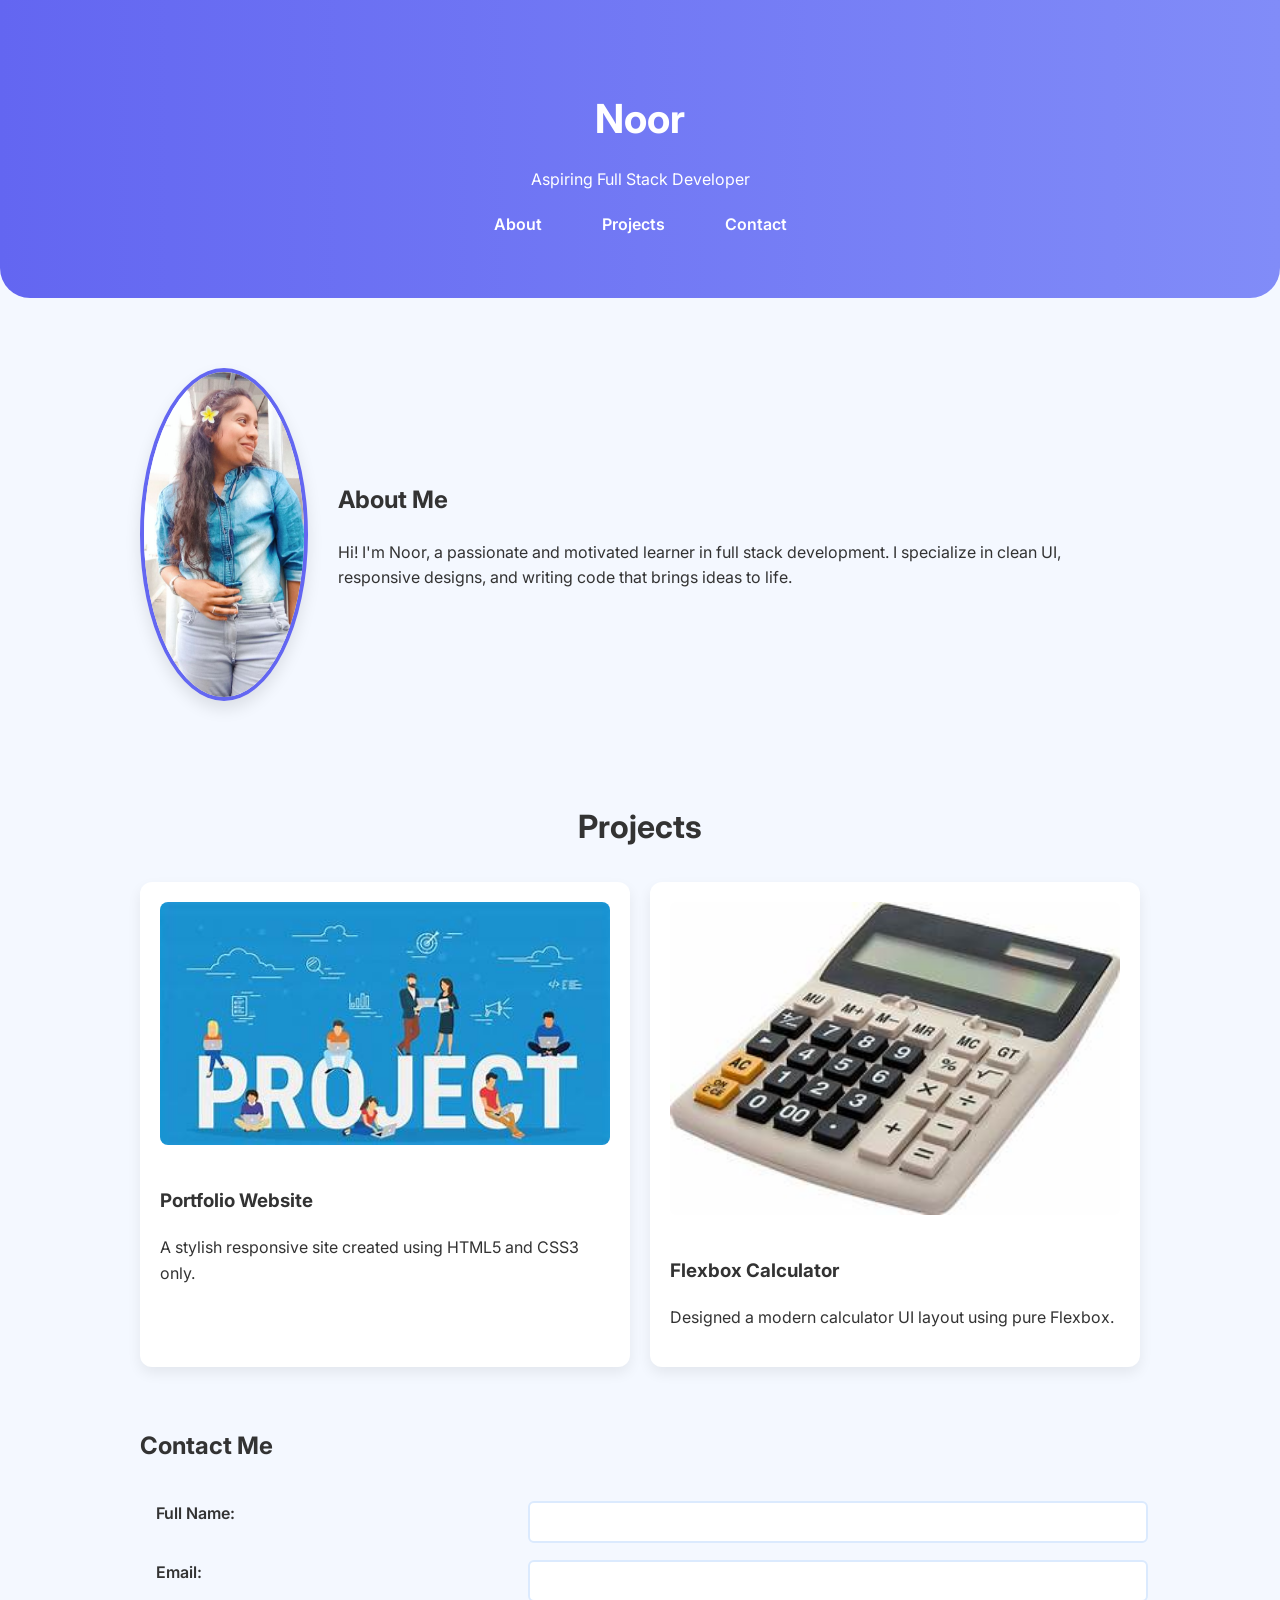
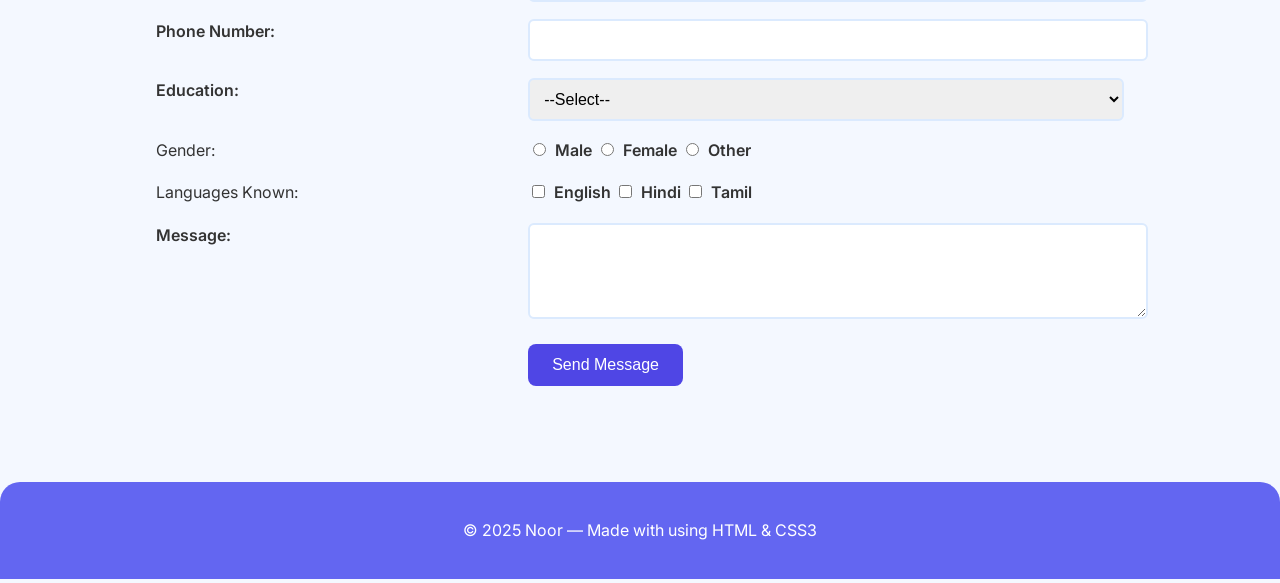
<file: index.html>
<!DOCTYPE html>
<html lang="en">
<head>
  <meta charset="UTF-8" />
  <meta name="viewport" content="width=device-width, initial-scale=1.0" />
  <title>Noor's Portfolio</title>
  <link rel="stylesheet" href="style .css">
  <link href="https://fonts.googleapis.com/css2?family=Inter:wght@400;600;800&display=swap" rel="stylesheet">
</head>
<body>

  <header>
    <div class="container">
      <h1>Noor</h1>
      <p>Aspiring Full Stack Developer</p>
      <nav>
        <a href="#about">About</a>
        <a href="#projects">Projects</a>
        <a href="#contact">Contact</a>
      </nav>
    </div>
  </header>

  <section id="about" class="about container">
    <img src="noor.jpg".jpg" alt="Noor" class="profile" />
    <div class="about-text">
      <h2>About Me</h2>
      <p>Hi! I'm Noor, a passionate and motivated learner in full stack development. I specialize in clean UI, responsive designs, and writing code that brings ideas to life.</p>
    </div>
  </section>

  <section id="projects" class="projects container">
    <h2>Projects</h2>
    <div class="cards">
      <div class="card">
        <img src="project.jfif" alt="Project 1">
        <h3>Portfolio Website</h3>
        <p>A stylish responsive site created using HTML5 and CSS3 only.</p>
      </div>
      <div class="card">
        <img src="pro.jfif" alt="Project 2">
        <h3>Flexbox Calculator</h3>
        <p>Designed a modern calculator UI layout using pure Flexbox.</p>
      </div>
    </div>
  </section>

  <section id="contact" class="contact container">
  <h2>Contact Me</h2>
  <form>
    <table>
      <tr>
        <td><label for="name">Full Name:</label></td>
        <td><input type="text" id="name" name="name" required></td>
      </tr>

      <tr>
        <td><label for="email">Email:</label></td>
        <td><input type="email" id="email" name="email" required></td>
      </tr>

      <tr>
        <td><label for="phone">Phone Number:</label></td>
        <td><input type="tel" id="phone" name="phone" required></td>
      </tr>

      <tr>
        <td><label for="education">Education:</label></td>
        <td>
          <select id="education" name="education" required>
            <option value="">--Select--</option>
            <option>High School</option>
            <option>Diploma</option>
            <option>Graduate</option>
            <option>Post Graduate</option>
          </select>
        </td>
      </tr>

      <tr>
        <td>Gender:</td>
        <td>
          <label><input type="radio" name="gender" value="Male" required> Male</label>
          <label><input type="radio" name="gender" value="Female"> Female</label>
          <label><input type="radio" name="gender" value="Other"> Other</label>
        </td>
      </tr>

      <tr>
        <td>Languages Known:</td>
        <td>
          <label><input type="checkbox" name="lang" value="English"> English</label>
          <label><input type="checkbox" name="lang" value="Hindi"> Hindi</label>
          <label><input type="checkbox" name="lang" value="Tamil"> Tamil</label>
        </td>
      </tr>

      <tr>
        <td><label for="message">Message:</label></td>
        <td><textarea id="message" name="message" rows="4" required></textarea></td>
      </tr>

      <tr>
        <td></td>
        <td><button type="submit">Send Message</button></td>
      </tr>
    </table>
  </form>
</section>


  <footer>
    <p>© 2025 Noor — Made with  using HTML & CSS3</p>
  </footer>

</body>
</html>
</file>
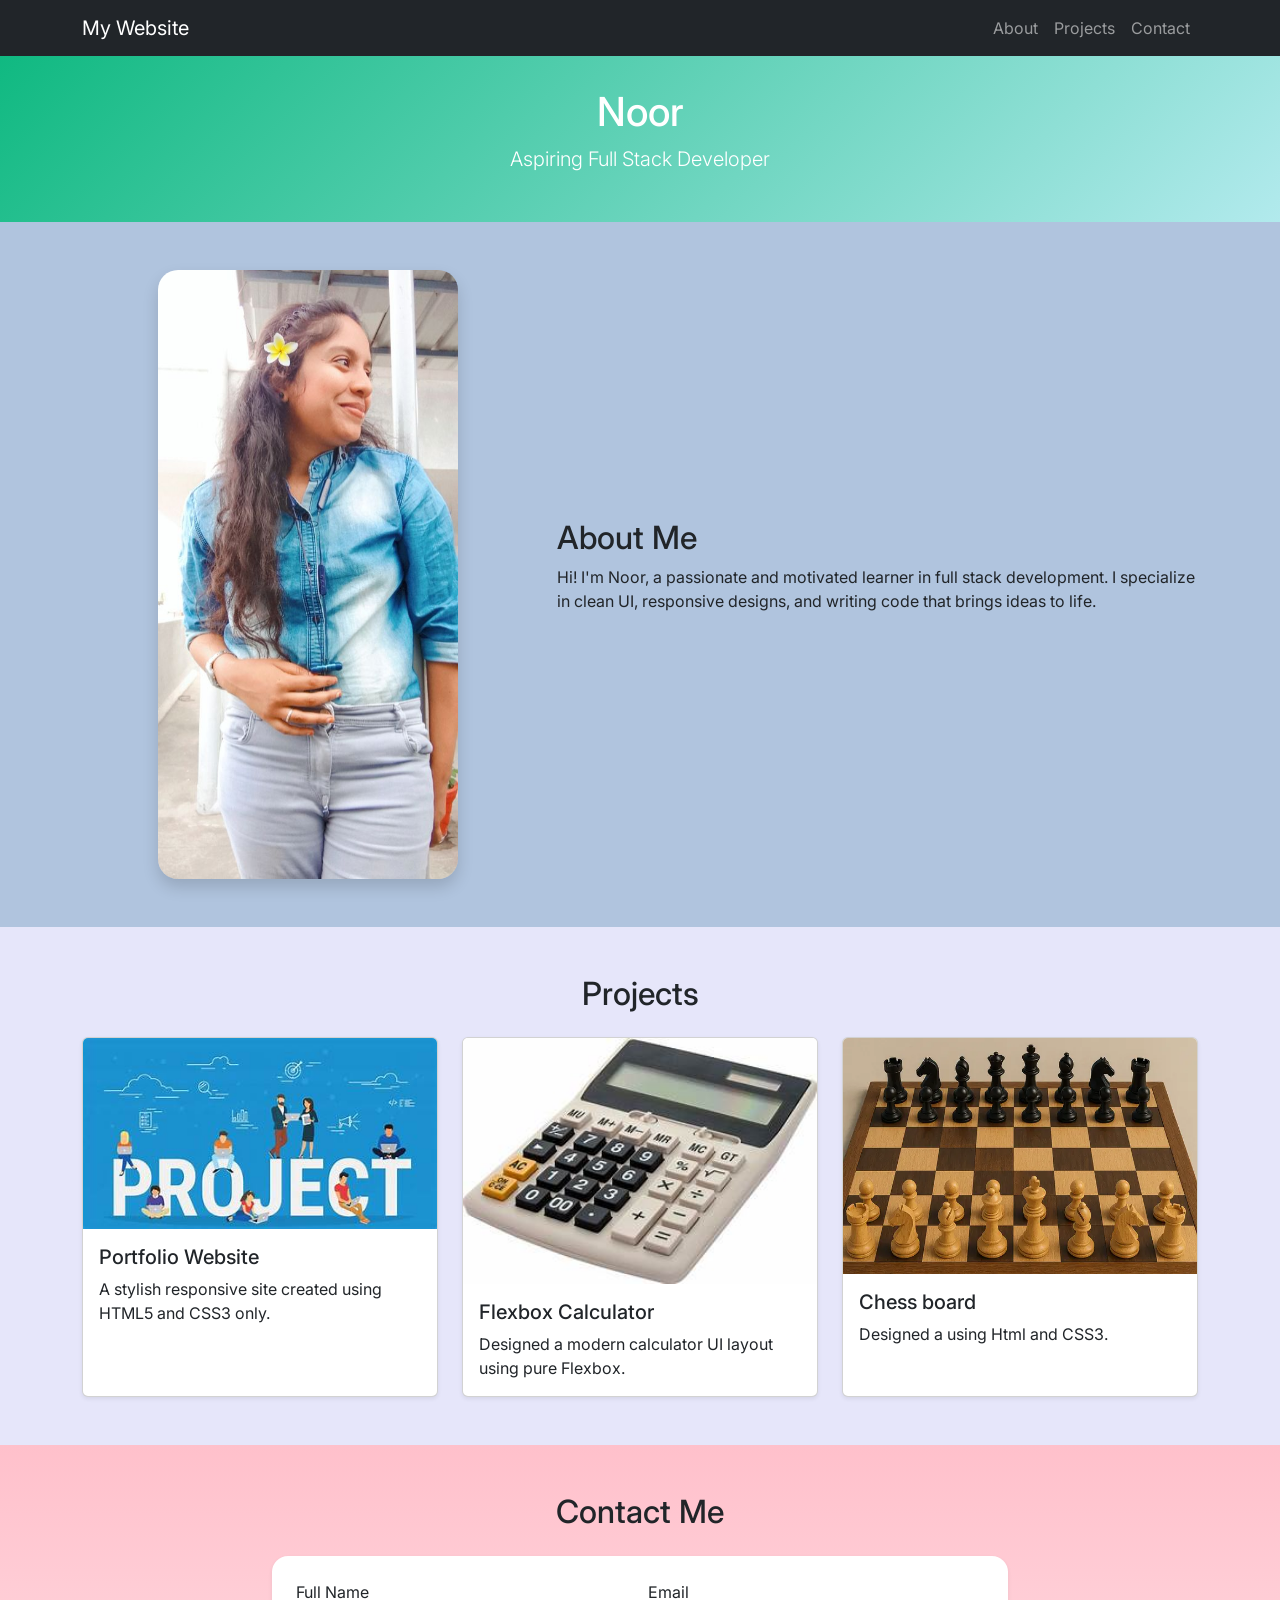
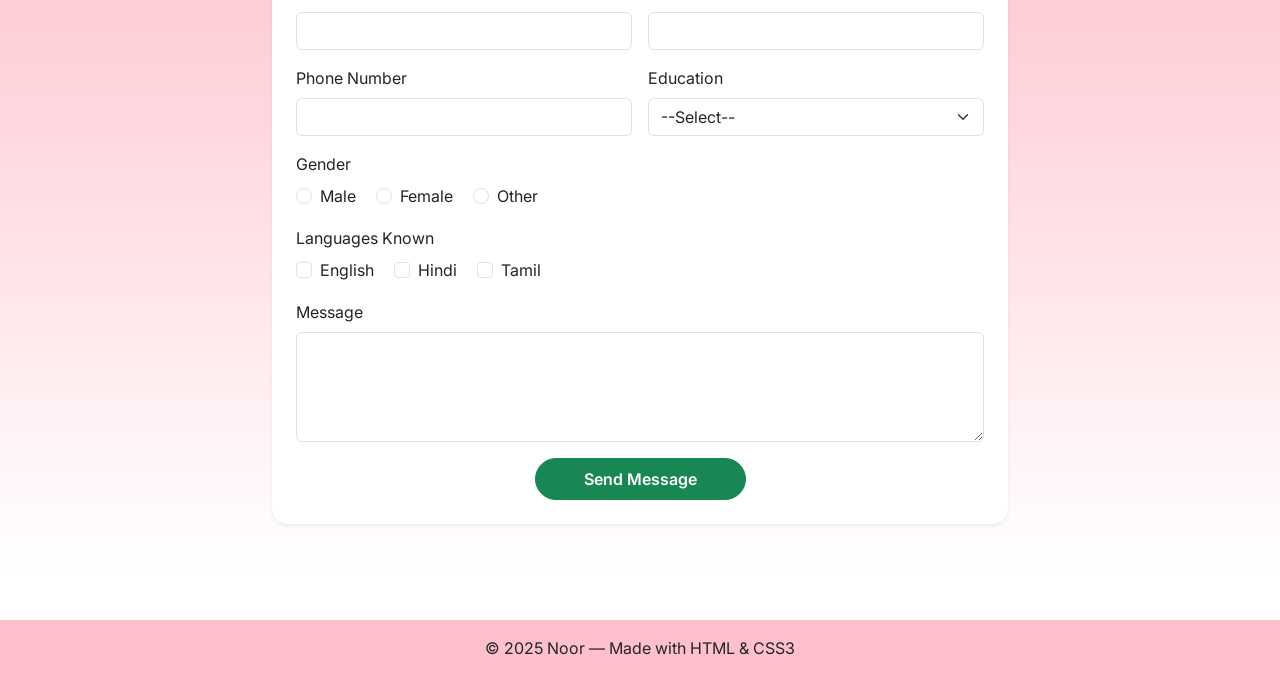
<file: layout.html>
<!DOCTYPE html>
<html lang="en">
<head>
  <meta charset="UTF-8" />
  <meta name="viewport" content="width=device-width, initial-scale=1.0" />
  <title>Noor's Portfolio</title>
  <link href="https://cdn.jsdelivr.net/npm/bootstrap@5.3.0/dist/css/bootstrap.min.css" rel="stylesheet">
  <link href="https://fonts.googleapis.com/css2?family=Inter:wght@400;600;800&display=swap" rel="stylesheet">
  <script src="https://cdn.jsdelivr.net/npm/bootstrap@5.3.0/dist/js/bootstrap.bundle.min.js"></script>

  <style>
    body {
      font-family: 'Inter', sans-serif;
    }
    header {
      background: linear-gradient(135deg, #10b981, #b2eaed);
      padding: 2rem 0;
      text-align: center;
      color: white;
    }
    .profile {
      width: 100%;
      max-width: 300px;
      border-radius: 20px;
    }
    footer {
      background: pink;
      text-align: center;
      padding: 1rem 0;
      margin-top: 3rem;
    }
  </style>
</head>
<body>

<!-- Navbar -->
<nav class="navbar navbar-expand-md navbar-dark bg-dark">
  <div class="container">
    <a class="navbar-brand" href="#">My Website</a>
    <button class="navbar-toggler" type="button" data-bs-toggle="collapse" data-bs-target="#navbarNav">
      <span class="navbar-toggler-icon"></span>
    </button>
    <div class="collapse navbar-collapse justify-content-end" id="navbarNav">
      <ul class="navbar-nav">
        <li class="nav-item"><a class="nav-link" href="#about">About</a></li>
        <li class="nav-item"><a class="nav-link" href="#projects">Projects</a></li>
        <li class="nav-item"><a class="nav-link" href="#contact">Contact</a></li>
      </ul>
    </div>
  </div>
</nav>

<!-- Hero Section -->
<header>
  <div class="container">
    <h1>Noor</h1>
    <p class="lead">Aspiring Full Stack Developer</p>
  </div>
</header>

<!-- About Section -->
<section id="about" class="py-5" style="background-color: lightsteelblue;">
  <div class="container">
    <div class="row align-items-center">
      <div class="col-md-5 text-center mb-4 mb-md-0">
        <img src="noor.jpg" alt="Noor" class="profile img-fluid shadow">
      </div>
      <div class="col-md-7">
        <h2>About Me</h2>
        <p>Hi! I'm Noor, a passionate and motivated learner in full stack development. I specialize in clean UI, responsive designs, and writing code that brings ideas to life.</p>
      </div>
    </div>
  </div>
</section>

<!-- Projects Section -->
<section id="projects" class="py-5 " style="background-color: lavender;">
  <div class="container">
    <h2 class="text-center mb-4">Projects</h2>
    <div class="row g-4">
      <div class="col-md-6 col-lg-4">
        <div class="card h-100 shadow-sm">
          <img src="project.jfif" class="card-img-top" alt="Project 1">
          <div class="card-body">
            <h5 class="card-title">Portfolio Website</h5>
            <p class="card-text">A stylish responsive site created using HTML5 and CSS3 only.</p>
          </div>
        </div>
      </div>
      <div class="col-md-6 col-lg-4">
        <div class="card h-100 shadow-sm">
          <img src="pro.jfif" class="card-img-top" alt="Project 2">
          <div class="card-body">
            <h5 class="card-title">Flexbox Calculator</h5>
            <p class="card-text">Designed a modern calculator UI layout using pure Flexbox.</p>
          </div>
        </div>
      </div>
      <div class="col-md-6 col-lg-4">
        <div class="card h-100 shadow-sm">
          <img src="chess.webp" class="card-img-top" alt="Project 2">
          <div class="card-body">
            <h5 class="card-title">Chess board</h5>
            <p class="card-text">Designed a using Html and CSS3.</p>
          </div>
        </div>
      </div>
    </div>
  </div>
</section>
<!-- Contact Section -->
<section id="contact" class="py-5 " style="background: linear-gradient(pink,white);">
  <div class="container">
    <h2 class="text-center mb-4">Contact Me</h2>
    <div class="row justify-content-center">
      <div class="col-md-10 col-lg-8">
        <div class="card shadow-sm p-4 border-0 rounded-4">
          <form>
            <div class="row g-3">
              <div class="col-md-6">
                <label for="name" class="form-label">Full Name</label>
                <input type="text" class="form-control" id="name" required>
              </div>
              <div class="col-md-6">
                <label for="email" class="form-label">Email</label>
                <input type="email" class="form-control" id="email" required>
              </div>

              <div class="col-md-6">
                <label for="phone" class="form-label">Phone Number</label>
                <input type="tel" class="form-control" id="phone" required>
              </div>

              <div class="col-md-6">
                <label for="education" class="form-label">Education</label>
                <select id="education" class="form-select" required>
                  <option selected disabled>--Select--</option>
                  <option>High School</option>
                  <option>Diploma</option>
                  <option>Graduate</option>
                  <option>Post Graduate</option>
                </select>
              </div>

              <div class="col-12">
                <label class="form-label d-block">Gender</label>
                <div class="form-check form-check-inline">
                  <input class="form-check-input" type="radio" name="gender" id="male" value="Male" required>
                  <label class="form-check-label" for="male">Male</label>
                </div>
                <div class="form-check form-check-inline">
                  <input class="form-check-input" type="radio" name="gender" id="female" value="Female">
                  <label class="form-check-label" for="female">Female</label>
                </div>
                <div class="form-check form-check-inline">
                  <input class="form-check-input" type="radio" name="gender" id="other" value="Other">
                  <label class="form-check-label" for="other">Other</label>
                </div>
              </div>

              <div class="col-12">
                <label class="form-label d-block">Languages Known</label>
                <div class="form-check form-check-inline">
                  <input class="form-check-input" type="checkbox" id="english" value="English">
                  <label class="form-check-label" for="english">English</label>
                </div>
                <div class="form-check form-check-inline">
                  <input class="form-check-input" type="checkbox" id="hindi" value="Hindi">
                  <label class="form-check-label" for="hindi">Hindi</label>
                </div>
                <div class="form-check form-check-inline">
                  <input class="form-check-input" type="checkbox" id="tamil" value="Tamil">
                  <label class="form-check-label" for="tamil">Tamil</label>
                </div>
              </div>

              <div class="col-12">
                <label for="message" class="form-label">Message</label>
                <textarea class="form-control" id="message" rows="4" required></textarea>
              </div>

              <div class="col-12 text-center">
                <button type="submit" class="btn btn-success px-5 py-2 rounded-pill fw-semibold">Send Message</button>
              </div>
            </div>
          </form>
        </div>
      </div>
    </div>
  </div>
</section>


<!-- Footer -->
<footer>
  <p>© 2025 Noor — Made with HTML & CSS3</p>
</footer>

</body>
</html>
</file>
<file: style .css>
/* Fonts & Base */
body {
  font-family: 'Inter', sans-serif;
  margin: 0;
  background: #f4f8ff;
  color: #333;
  line-height: 1.6;
}

.container {
  max-width: 1000px;
  margin: auto;
  padding: 20px;
}

/* Header */
header {
  background: linear-gradient(90deg, #6366f1, #818cf8);
  color: white;
  padding: 40px 20px;
  text-align: center;
  border-radius: 0 0 30px 30px;
}

header h1 {
  font-size: 2.5rem;
  margin-bottom: 10px;
}

header p {
  font-weight: 400;
  margin-bottom: 20px;
}

nav a {
  margin: 0 12px;
  text-decoration: none;
  color: white;
  font-weight: 600;
  padding: 8px 16px;
  border-radius: 30px;
  transition: background 0.3s;
}

nav a:hover {
  background: rgba(255, 255, 255, 0.2);
}

/* About */
.about {
  display: flex;
  gap: 30px;
  align-items: center;
  margin-top: 50px;
  flex-wrap: wrap;
}

.profile {
  width: 160px;
 
  border-radius: 50%;
  object-fit: cover;
  border: 4px solid #6366f1;
  box-shadow: 0 8px 16px rgba(0,0,0,0.1);
}

.about-text {
  flex: 1;
}

/* Projects */
.projects h2 {
  text-align: center;
  font-size: 2rem;
  margin-top: 60px;
  margin-bottom: 30px;
}

.cards {
  display: grid;
  grid-template-columns: repeat(auto-fit, minmax(260px, 1fr));
  gap: 20px;
}

.card {
  background: white;
  border-radius: 12px;
  padding: 20px;
  box-shadow: 0 6px 14px rgba(0, 0, 0, 0.07);
  transition: transform 0.3s;
}

.card:hover {
  transform: translateY(-5px);
}

.card img {
  width: 100%;
  border-radius: 8px;
  margin-bottom: 15px;
}

/* Contact */


form table {
  width: 100%;
  border-spacing: 15px;
 
}

form td {
  vertical-align: top;
}

form input,
form select,
form textarea {
  width: 100%;
  padding: 10px;
  border: 2px solid #dbeafe;
  border-radius: 6px;
  font-size: 1rem;
  transition: border-color 0.3s;
}

form input:focus,
form select:focus,
form textarea:focus {
  border-color: #6366f1;
  outline: none;
}

form label {
  font-weight: 600;
}

form button {
  padding: 12px 24px;
  background: #4f46e5;
  color: white;
  border: none;
  border-radius: 8px;
  font-size: 1rem;
  cursor: pointer;
  transition: background 0.3s;
}

form button:hover {
  background: #3730a3;
}

form input[type="checkbox"],
form input[type="radio"] {
  width: auto;
  margin-right: 5px;
}


/* Footer */
footer {
  text-align: center;
  background: #6366f1;
  color: white;
  padding: 20px;
  margin-top: 60px;
  border-radius: 20px 20px 0 0;
}
</file>
